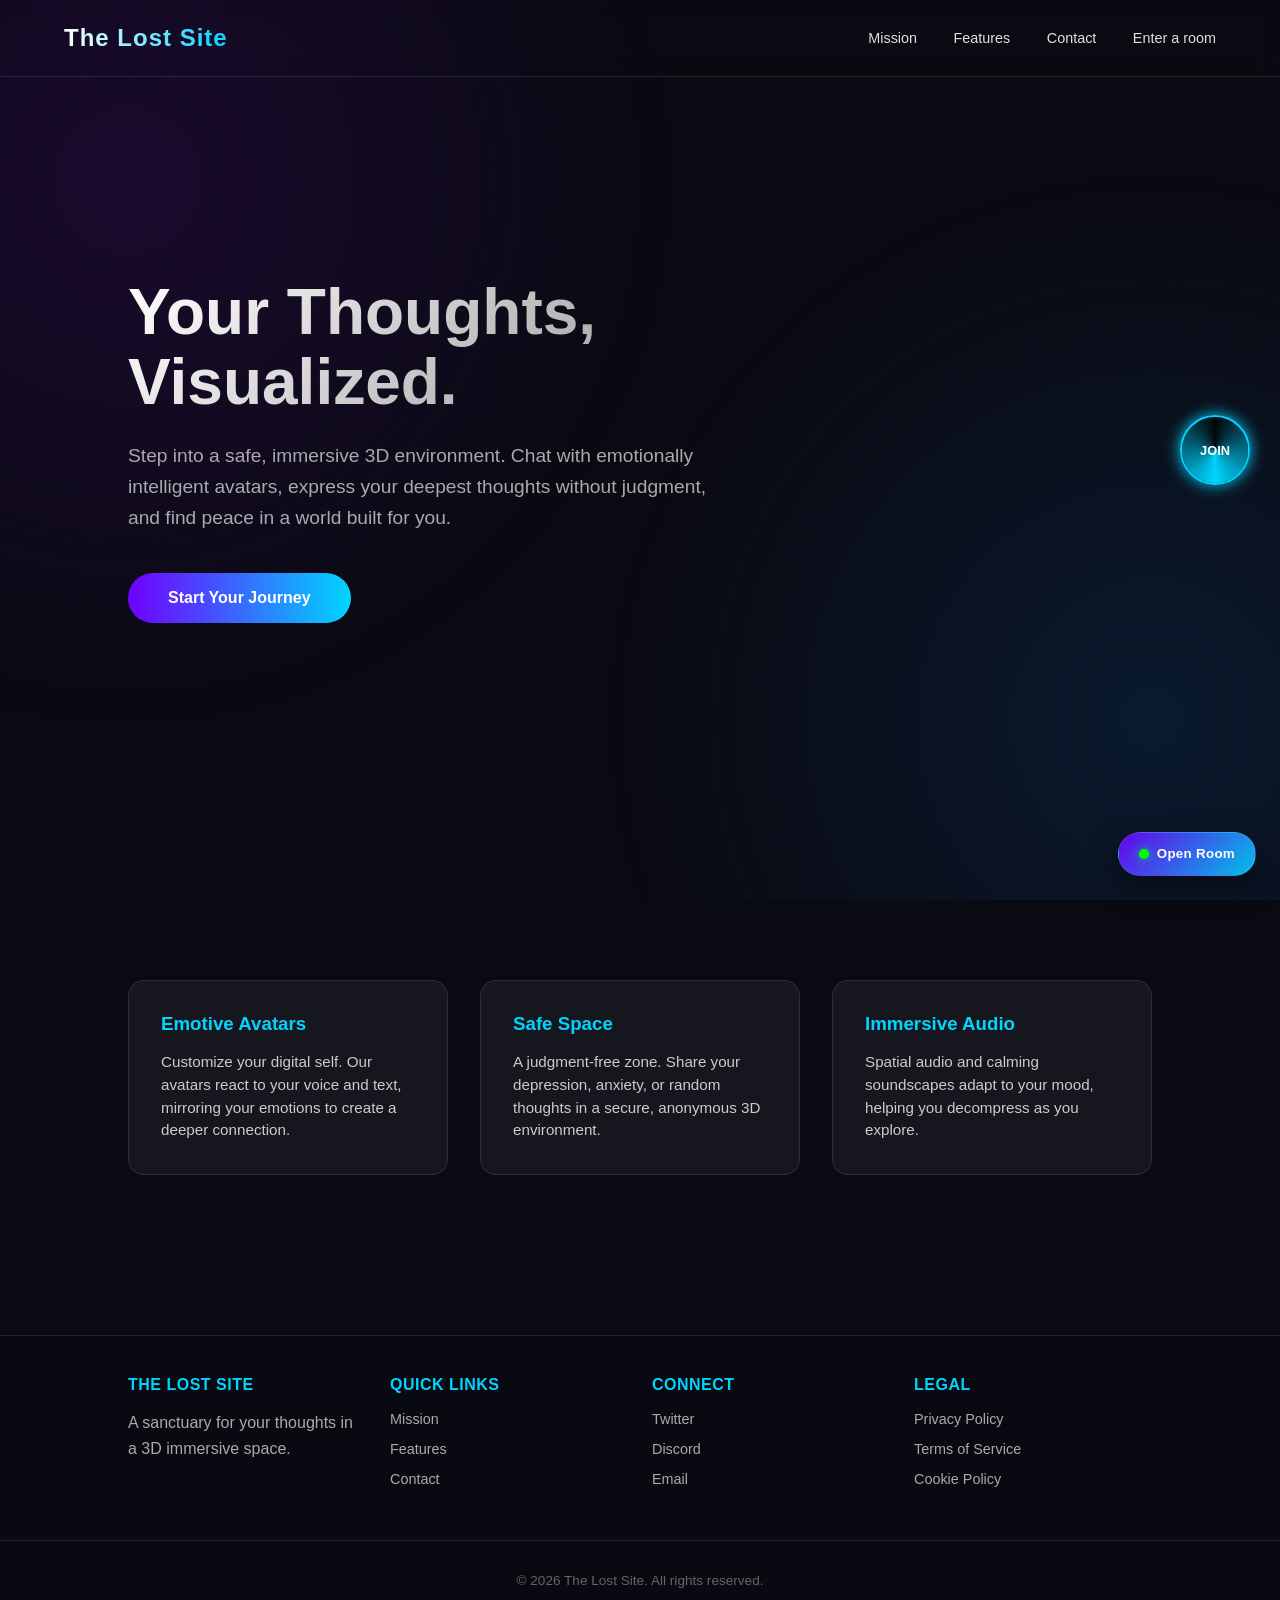
<file: index.html>
<!DOCTYPE html>
<html lang="en">

<head>
    <meta charset="UTF-8">
    <meta name="viewport" content="width=device-width, initial-scale=1.0">
    <title>Lost Fragment</title>
    <link rel="stylesheet" href="style.css">
</head>

<body>

    <div class="background-gradient"></div>

    <nav>
        <div class="logo">The Lost Site</div>
        <div class="nav-links">
            <a href="404.html">Mission</a>
            <a href="#features">Features</a>
            <a href="404.html">Contact</a>
            <a href="room/room.html" class="enter-room-btn">Enter a room</a>
        </div>
    </nav>

    <div class="floating-portal" id="joinButton">
        <div class="portal-text">Enter the 3D Sanctuary</div>
        <div class="portal-circle">
            <span id="buttonText">Join</span>
        </div>
    </div>

    <section class="hero">
        <h1>Your Thoughts,<br>Visualized.</h1>
        <p>Step into a safe, immersive 3D environment. Chat with emotionally intelligent avatars, express your deepest
            thoughts without judgment, and find peace in a world built for you.</p>
        <a href="three.html" class="cta-button" id="ctaButton">Start Your Journey</a>
    </section>

    <section class="features" id="features">
        <div class="card">
            <h3>Emotive Avatars</h3>
            <p>Customize your digital self. Our avatars react to your voice and text, mirroring your emotions to create
                a deeper connection.</p>
        </div>
        <div class="card">
            <h3>Safe Space</h3>
            <p>A judgment-free zone. Share your depression, anxiety, or random thoughts in a secure, anonymous 3D
                environment.</p>
        </div>
        <div class="card">
            <h3>Immersive Audio</h3>
            <p>Spatial audio and calming soundscapes adapt to your mood, helping you decompress as you explore.</p>
        </div>
    </section>

    <div class="floating-room" id="floatingRoom">
        <button class="room-toggle" id="roomToggle" aria-label="Toggle anonymous room">
            <span class="room-toggle-dot"></span>
            <span class="room-toggle-text">Open Room</span>
        </button>

        <div class="room-window" id="roomWindow" aria-live="polite">
            <div class="room-header">
                <div>
                    <p class="room-title">Anonymous Room</p>
                    <p class="room-subtitle">Float and chat anywhere.</p>
                </div>
                <div class="room-actions">
                    <button id="roomMinimize" aria-label="Minimize room">—</button>
                    <button id="roomClose" aria-label="Close room">×</button>
                </div>
            </div>

            <div class="room-messages" id="roomMessages">
                <div class="room-message other">Hey… you’re not alone here.</div>
                <div class="room-message other">What’s been heavy lately?</div>
            </div>

            <div class="room-input">
                <input type="text" id="roomInput" placeholder="Type what you’re feeling..." aria-label="Room message" />
                <button id="roomSend" aria-label="Send message">Send</button>
            </div>
        </div>
    </div>

    <footer class="footer">
        <div class="footer-content">
            <div class="footer-section">
                <h4>The Lost Site</h4>
                <p>A sanctuary for your thoughts in a 3D immersive space.</p>
            </div>
            <div class="footer-section">
                <h4>Quick Links</h4>
                <ul>
                    <li><a href="404.html">Mission</a></li>
                    <li><a href="#features">Features</a></li>
                    <li><a href="404.html">Contact</a></li>
                </ul>
            </div>
            <div class="footer-section">
                <h4>Connect</h4>
                <ul>
                    <li><a href="404.html">Twitter</a></li>
                    <li><a href="404.html">Discord</a></li>
                    <li><a href="404.html">Email</a></li>
                </ul>
            </div>
            <div class="footer-section">
                <h4>Legal</h4>
                <ul>
                    <li><a href="404.html">Privacy Policy</a></li>
                    <li><a href="404.html">Terms of Service</a></li>
                    <li><a href="404.html">Cookie Policy</a></li>
                </ul>
            </div>
        </div>
        <div class="footer-bottom">
            <p>&copy; 2026 The Lost Site. All rights reserved.</p>
        </div>
    </footer>

    <script src="script.js?v=2"></script>


</body>

</html>
</file>
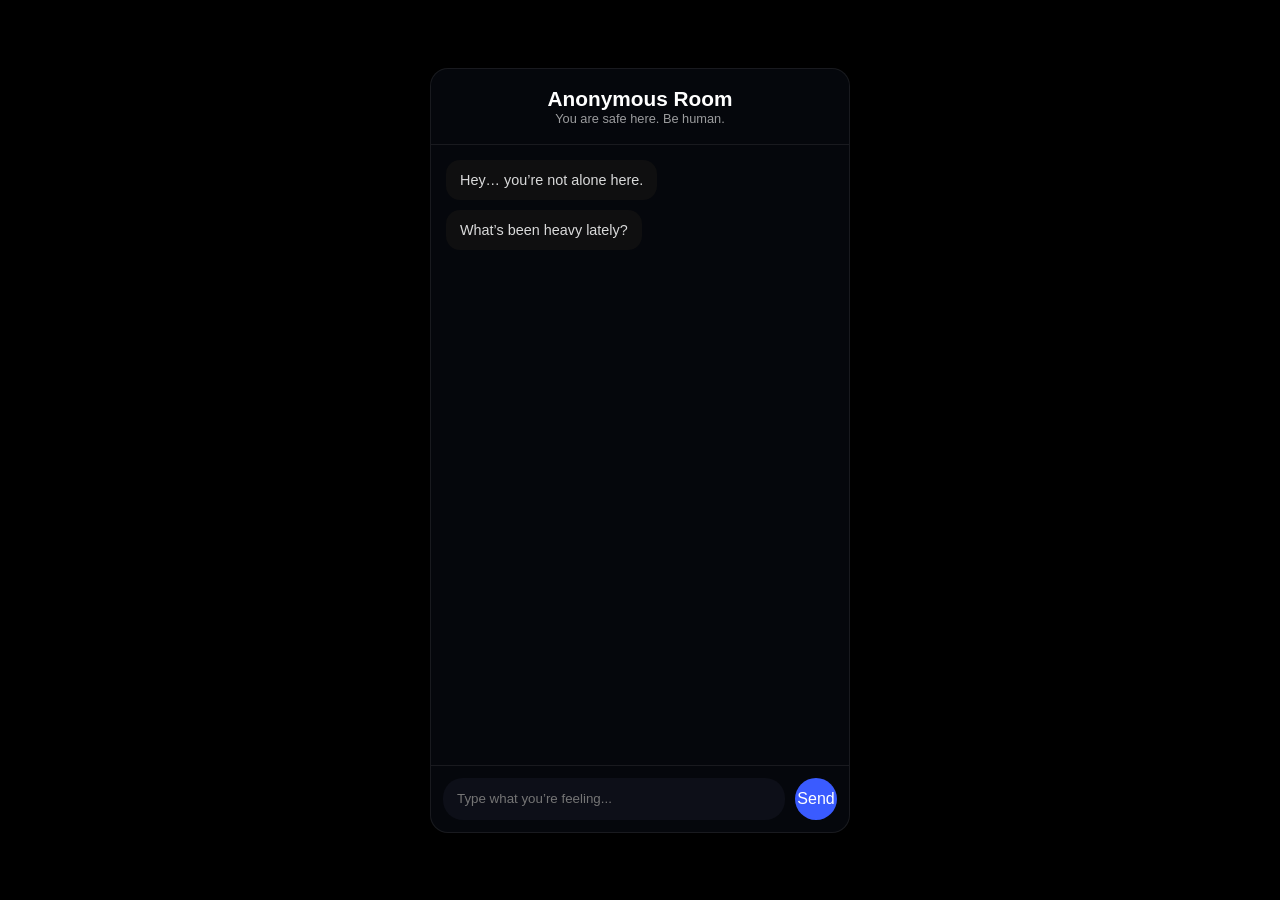
<file: room/room.html>
<!DOCTYPE html>
<html lang="en">
<head>
  <meta charset="UTF-8" />
  <title>SENTINETIX | Room</title>
  <link rel="stylesheet" href="room.css" />
</head>
<body>


  <div class="chat-container">
    <div class="chat-header">
      <h2>Anonymous Room</h2>
      <p>You are safe here. Be human.</p>
    </div>

    <div class="chat-box" id="chatBox">
      <div class="message other">Hey… you’re not alone here.</div>
      <div class="message other">What’s been heavy lately?</div>
    </div>

    <div class="chat-input">
      <input type="text" id="messageInput" placeholder="Type what you’re feeling..." />
      <button onclick="sendMessage()">Send</button>
    </div>
  </div>

  <script src="room.js"></script>
</body>
</html>
</file>
<file: style.css>
:root {
    --bg-dark: #0a0a12;
    --text-main: #e0e0e0;
    --primary: #7000ff;
    --accent: #00d4ff;
    --glass: rgba(255, 255, 255, 0.05);
    --glass-border: rgba(255, 255, 255, 0.1);
}

* {
    margin: 0;
    padding: 0;
    box-sizing: border-box;
    font-family: 'Segoe UI', Tahoma, Geneva, Verdana, sans-serif;
    scroll-behavior: smooth;
}

body {
    background-color: var(--bg-dark);
    color: var(--text-main);
    overflow-x: hidden;
}

/* --- 2. BACKGROUND ANIMATION --- */
.background-gradient {
    position: fixed;
    inset: 0;
    background: radial-gradient(circle at 10% 20%, #1a0b2e 0%, transparent 40%),
                radial-gradient(circle at 90% 80%, #0b1a2e 0%, transparent 40%);
    z-index: -1;
}

/* --- 3. NAVBAR --- */
nav {
    display: flex;
    justify-content: space-between;
    align-items: center;
    padding: 1.5rem 5%;
    backdrop-filter: blur(10px);
    position: fixed;
    width: 100%;
    top: 0;
    z-index: 100;
    border-bottom: 1px solid var(--glass-border);
}

.logo {
    font-size: 1.5rem;
    font-weight: 700;
    background: linear-gradient(90deg, #fff, var(--accent));
    -webkit-background-clip: text;
    background-clip: text;
    -webkit-text-fill-color: transparent;
    color: transparent;
    letter-spacing: 1px;
}

.nav-links a {
    color: var(--text-main);
    text-decoration: none;
    margin-left: 2rem;
    font-size: 0.9rem;
    transition: color 0.3s;
}
.nav-links a:hover {
    color: var(--accent);
}

/* --- 4. HERO SECTION --- */
.hero {
    height: 100vh;
    display: flex;
    flex-direction: column;
    justify-content: center;
    padding: 0 10%;
    position: relative;
    /* align-items defaults to stretch (or similar default), we want flex-start normally */
    align-items: flex-start;
}

/* Modification for centered hero (used in 404) */
.hero.text-center {
    align-items: center;
    text-align: center;
}

.hero h1 {
    font-size: 4rem;
    line-height: 1.1;
    margin-bottom: 1.5rem;
    background: linear-gradient(135deg, #fff 0%, #a5a5a5 100%);
    -webkit-background-clip: text;
    background-clip: text;
    -webkit-text-fill-color: transparent;
    color: transparent;
    animation: fadeInUp 1s ease-out;
}

.hero p {
    font-size: 1.2rem;
    max-width: 600px;
    color: #aaa;
    margin-bottom: 2.5rem;
    line-height: 1.6;
    animation: fadeInUp 1.2s ease-out;
}

.cta-button {
    padding: 1rem 2.5rem;
    font: 700 1rem 'Segoe UI', sans-serif; /* Shorthand */
    color: #fff;
    background: linear-gradient(90deg, var(--primary), var(--accent));
    border: none;
    border-radius: 50px;
    cursor: pointer;
    transition: transform 0.3s, box-shadow 0.3s;
    text-decoration: none;
    animation: fadeInUp 1.4s ease-out;
}

.cta-button:hover {
    transform: translateY(-3px);
    box-shadow: 0 0 20px rgba(0, 212, 255, 0.4);
}

/* --- 5. FLOATING 3D CONNECT BUTTON --- */
.floating-portal {
    position: fixed;
    right: 30px;
    top: 50%;
    transform: translateY(-50%);
    display: flex;
    flex-direction: column;
    align-items: center;
    z-index: 1000;
    cursor: pointer;
}

/* Target the circle when hovering over the container */
.floating-portal:hover .portal-circle {
    width: 200px;
    border-radius: 50px;
    box-shadow: 0 0 30px var(--primary);
    border-color: var(--primary);
}

.portal-circle {
    width: 70px;
    height: 70px;
    border-radius: 50%;
    background: rgba(0, 0, 0, 0.6);
    border: 2px solid var(--accent);
    display: flex;
    justify-content: center;
    align-items: center;
    box-shadow: 0 0 15px var(--accent);
    transition: all 0.4s ease;
    position: relative;
    overflow: hidden;
}

/* The spinning ring animation */
.portal-circle::before {
    content: '';
    position: absolute;
    width: 100%;
    height: 100%;
    background: conic-gradient(from 0deg, transparent, var(--accent), transparent);
    animation: spin 4s linear infinite;
}

.portal-circle span {
    z-index: 2;
    font-size: 0.8rem;
    font-weight: bold;
    color: #fff;
    text-transform: uppercase;
    transition: opacity 0.3s;
}

.portal-text {
    position: absolute;
    right: 90px;
    background: var(--glass);
    border-radius: 8px;
    backdrop-filter: blur(5px);
    opacity: 0;
    transition: opacity 0.3s;
    pointer-events: none;
    white-space: nowrap;
    border: 1px solid var(--glass-border);
    color: #fff;
}

.floating-portal:hover .portal-text {
    opacity: 1;
}

/* --- 6. INFO CARDS --- */
.features {
    padding: 5rem 10%;
    display: grid;
    grid-template-columns: repeat(auto-fit, minmax(300px, 1fr));
    gap: 2rem;
}

.card {
    background: var(--glass);
    border: 1px solid var(--glass-border);
    padding: 2rem;
    border-radius: 16px;
    transition: transform 0.3s, background 0.3s;
}

.card:hover {
    transform: translateY(-10px);
    background: rgba(255, 255, 255, 0.08);
    border-color: var(--accent);
}

.card h3 {
    margin-bottom: 1rem;
    color: var(--accent);
}

.card p {
    color: #ccc;
    font-size: 0.95rem;
    line-height: 1.5;
}

/* --- ANIMATIONS --- */
@keyframes spin {
    0% { transform: rotate(0deg); }
    100% { transform: rotate(360deg); }
}

@keyframes fadeInUp {
    from { opacity: 0; transform: translateY(20px); }
    to { opacity: 1; transform: translateY(0); }
}

/* --- 7. FOOTER --- */
footer.footer {
    background: rgba(10, 10, 18, 0.95);
    border-top: 1px solid var(--glass-border);
    backdrop-filter: blur(10px);
    margin-top: 5rem;
}

.footer-content {
    display: grid;
    grid-template-columns: repeat(4, 1fr);
    gap: 1.5rem;
    padding: 2.5rem 10%;
    max-width: 1400px;
    margin: 0 auto;
}

.footer-section h4 {
    color: var(--accent);
    margin-bottom: 1rem;
    font-size: 1rem;
    text-transform: uppercase;
    letter-spacing: 0.5px;
}

.footer-section p {
    color: #aaa;
    line-height: 1.6;
}

.footer-section ul {
    list-style: none;
}

.footer-section ul li {
    margin-bottom: 0.75rem;
}

.footer-section ul li a {
    color: #aaa;
    text-decoration: none;
    font-size: 0.9rem;
    transition: color 0.3s;
}

.footer-section ul li a:hover {
    color: var(--accent);
}

.footer-bottom {
    border-top: 1px solid var(--glass-border);
    padding: 2rem 10%;
    text-align: center;
    color: #666;
    font-size: 0.85rem;
}

/* --- 8. FLOATING ROOM --- */
.floating-room {
    position: fixed;
    bottom: 24px;
    right: 24px;
    left: auto;
    top: auto;
    display: flex;
    flex-direction: column;
    align-items: flex-end;
    gap: 12px;
    pointer-events: none;
    transform: translateZ(0);
}

.room-toggle {
    pointer-events: auto;
    border: 1px solid var(--glass-border);
    background: linear-gradient(135deg, rgba(112, 0, 255, 0.9), rgba(0, 212, 255, 0.9));
    color: #fff;
    padding: 0.85rem 1.25rem;
    border-radius: 999px;
    display: inline-flex;
    align-items: center;
    gap: 0.5rem;
    font-weight: 700;
    box-shadow: 0 10px 30px rgba(0, 0, 0, 0.45);
    cursor: grab;
    user-select: none;
    touch-action: none;
    transition: transform 0.2s ease, box-shadow 0.2s ease, opacity 0.2s ease;
}

.room-toggle.active {
    box-shadow: 0 14px 36px rgba(0, 0, 0, 0.55), 0 0 26px rgba(0, 212, 255, 0.35);
    opacity: 0.95;
}

.room-toggle:active {
    cursor: grabbing;
}

.room-toggle:hover {
    transform: translateY(-2px);
    box-shadow: 0 14px 36px rgba(0, 0, 0, 0.55), 0 0 24px rgba(0, 212, 255, 0.35);
}

.room-toggle-dot {
    width: 10px;
    height: 10px;
    border-radius: 50%;
    background: #0f0;
    box-shadow: 0 0 8px rgba(0, 255, 128, 0.7);
}

.room-toggle-text {
    letter-spacing: 0.3px;
}

.room-window {
    position: absolute;
    right: 0;
    top: calc(100% + 12px);
    width: 360px;
    max-width: calc(100vw - 32px);
    height: 480px;
    background: rgba(13, 16, 28, 0.92);
    border: 1px solid var(--glass-border);
    border-radius: 18px;
    box-shadow: 0 18px 40px rgba(0, 0, 0, 0.55), 0 0 28px rgba(0, 212, 255, 0.15);
    backdrop-filter: blur(14px);
    display: flex;
    flex-direction: column;
    overflow: hidden;
    opacity: 0;
    transform: translateY(12px) scale(0.98);
    pointer-events: none;
    transition: opacity 0.25s ease, transform 0.25s ease, box-shadow 0.25s ease, top 0.2s ease, bottom 0.2s ease;
}

.room-window.open {
    opacity: 1;
    transform: translateY(0) scale(1);
    pointer-events: auto;
}

.floating-room.open-up .room-window {
    top: auto;
    bottom: calc(100% + 12px);
}

.room-window.collapsed .room-messages,
.room-window.collapsed .room-input {
    display: none;
}

.room-window.collapsed {
    height: auto;
}

.room-header {
    display: flex;
    justify-content: space-between;
    align-items: center;
    padding: 14px 16px;
    border-bottom: 1px solid var(--glass-border);
    background: rgba(255, 255, 255, 0.02);
    cursor: grab;
    user-select: none;
    touch-action: none;
}

.room-header:active {
    cursor: grabbing;
}

.room-title {
    font-weight: 700;
    color: var(--text-main);
    font-size: 1rem;
}

.room-subtitle {
    color: #8aa0b5;
    font-size: 0.85rem;
    margin-top: 2px;
}

.room-actions button {
    background: transparent;
    border: 1px solid var(--glass-border);
    color: var(--text-main);
    border-radius: 6px;
    width: 32px;
    height: 32px;
    margin-left: 6px;
    cursor: pointer;
    transition: background 0.2s ease, color 0.2s ease, border-color 0.2s ease;
}

.room-actions button:hover {
    background: var(--glass);
    color: var(--accent);
    border-color: var(--accent);
}

.room-messages {
    flex: 1;
    padding: 14px 14px 12px;
    display: flex;
    flex-direction: column;
    gap: 10px;
    overflow-y: auto;
}

.room-message {
    max-width: 80%;
    padding: 10px 14px;
    border-radius: 14px;
    font-size: 0.92rem;
    line-height: 1.4;
    color: var(--text-main);
}

.room-message.other {
    background: rgba(255, 255, 255, 0.04);
    align-self: flex-start;
}

.room-message.you {
    background: linear-gradient(135deg, rgba(112, 0, 255, 0.7), rgba(0, 212, 255, 0.7));
    align-self: flex-end;
    box-shadow: 0 6px 18px rgba(0, 0, 0, 0.25);
}

.room-input {
    display: flex;
    gap: 10px;
    padding: 12px 14px 14px;
    border-top: 1px solid var(--glass-border);
    background: rgba(255, 255, 255, 0.02);
}

.room-input input {
    flex: 1;
    padding: 10px 14px;
    border-radius: 14px;
    border: 1px solid var(--glass-border);
    background: rgba(255, 255, 255, 0.04);
    color: var(--text-main);
    outline: none;
}

.room-input input:focus {
    border-color: var(--accent);
    box-shadow: 0 0 0 2px rgba(0, 212, 255, 0.15);
}

.room-input button {
    padding: 0 16px;
    border-radius: 14px;
    border: none;
    background: linear-gradient(135deg, var(--primary), var(--accent));
    color: #fff;
    font-weight: 700;
    cursor: pointer;
    transition: transform 0.15s ease, box-shadow 0.2s ease;
}

.room-input button:hover {
    transform: translateY(-1px);
    box-shadow: 0 10px 24px rgba(0, 0, 0, 0.35), 0 0 18px rgba(0, 212, 255, 0.25);
}

/* --- MOBILE ADJUSTMENTS --- */
@media (max-width: 768px) {
    .hero h1 { font-size: 2.5rem; }
    
    .floating-portal {
        top: auto;
        bottom: 30px;
        right: 20px;
        transform: none;
    }
    
    .portal-text {
        right: 0;
        bottom: 80px;
    }
    
    .footer-content {
        grid-template-columns: 1fr;
        gap: 2rem;
        padding: 2rem 5%;
    }
    
    .footer-bottom {
        padding: 1.5rem 5%;
    }

    .floating-room {
        right: 16px;
        bottom: 16px;
        gap: 10px;
    }

    .room-window {
        width: 100%;
        max-width: 100%;
        height: 420px;
    }

    .room-toggle {
        padding: 0.75rem 1rem;
    }
    
}
</file>
<file: room/room.css>
* {
  margin: 0;
  padding: 0;
  box-sizing: border-box;
  font-family: 'Poppins', sans-serif;
}

body {
  background: #000;
  height: 100vh;
  display: flex;
  align-items: center;
  justify-content: center;
  color: white;
}

.chat-container {
  width: 90%;
  max-width: 420px;
  height: 85vh;
  background: #05070c;
  border-radius: 18px;
  display: flex;
  flex-direction: column;
  overflow: hidden;
  border: 1px solid rgba(255,255,255,0.08);
}

.chat-header {
  padding: 18px;
  text-align: center;
  border-bottom: 1px solid rgba(255,255,255,0.08);
}

.chat-header h2 {
  font-size: 1.3rem;
}

.chat-header p {
  font-size: 0.8rem;
  opacity: 0.6;
}

.chat-box {
  flex: 1;
  padding: 15px;
  overflow-y: auto;
  display: flex;
  flex-direction: column;
  gap: 10px;
}

.message {
  max-width: 80%;
  padding: 10px 14px;
  border-radius: 14px;
  font-size: 0.9rem;
  line-height: 1.4;
}

.message.other {
  background: #111;
  align-self: flex-start;
  opacity: 0.85;
}

.message.you {
  background: #1e2a5a;
  align-self: flex-end;
}

.chat-input {
  display: flex;
  padding: 12px;
  border-top: 1px solid rgba(255,255,255,0.08);
  gap: 10px;
}

.chat-input input {
  flex: 1;
  padding: 10px 14px;
  border-radius: 20px;
  border: none;
  outline: none;
  background: #0d0f18;
  color: white;
}

.chat-input button {
  background: #3a5bff;
  border: none;
  border-radius: 50%;
  width: 42px;
  height: 42px;
  color: white;
  font-size: 1rem;
  cursor: pointer;
}
</file>
